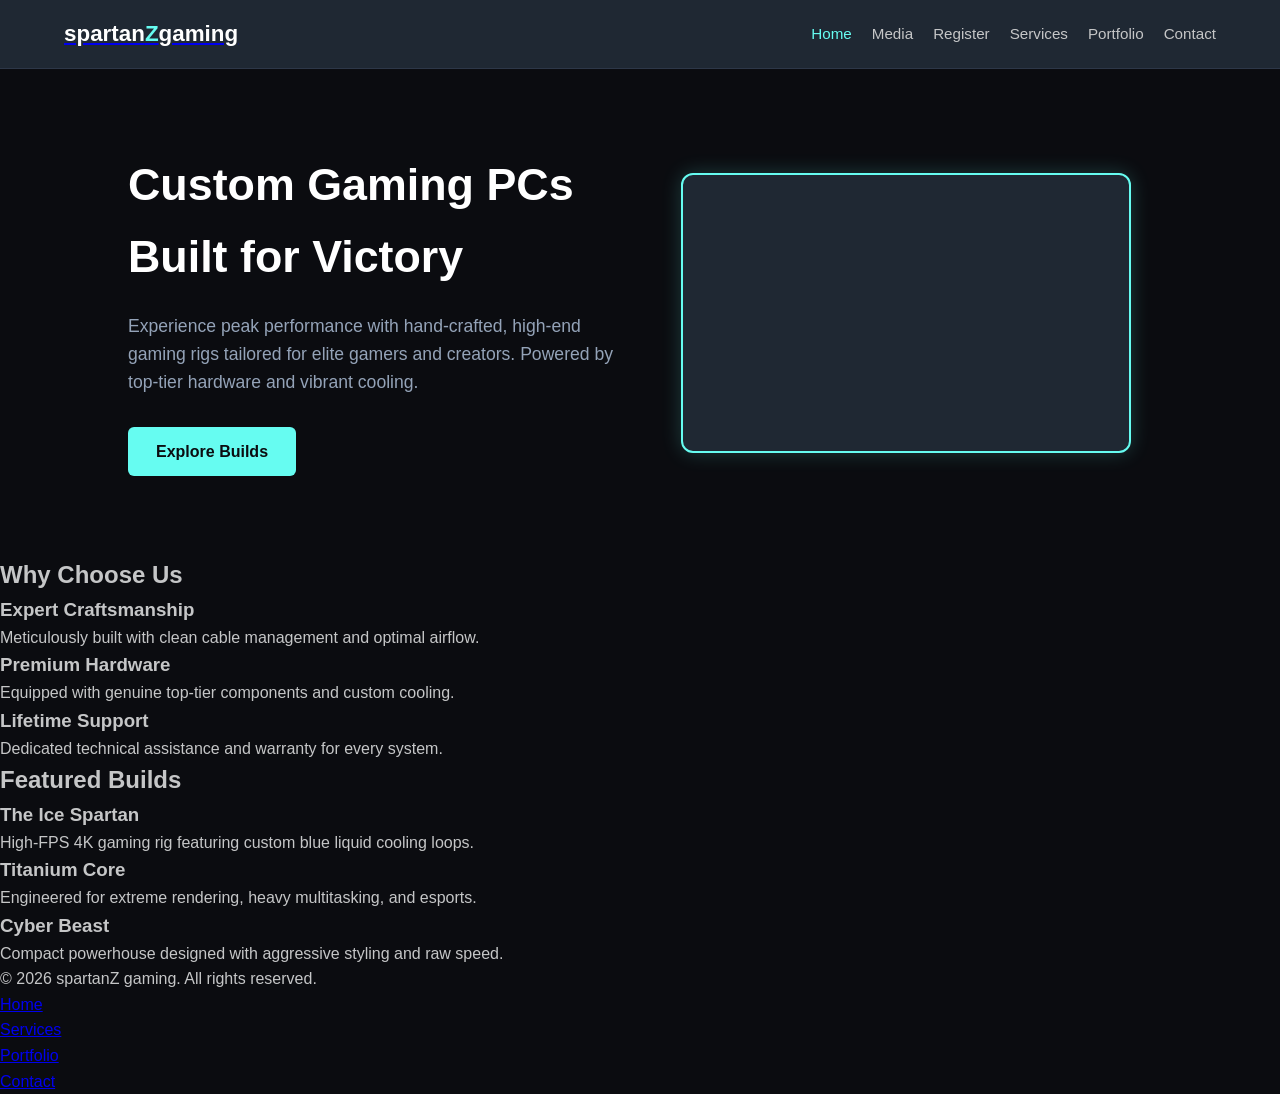
<file: index.html>
<!DOCTYPE html>
<html lang="en">
<head>
    <meta charset="UTF-8">
    <meta name="viewport" content="width=device-width, initial-scale=1.0">
    <title>spartanZ gaming Store</title>
    <link rel="stylesheet" href="style.css">
</head>
<body>
   <header class="navbar">
       <a class="demo" href="logos/logo_img.jpg" target="_blank"> <div class="logo">spartan<span>Z</span>gaming</div></a>
        <nav>
            <ul class="nav-links">
                <li><a href="index.html" class="active">Home</a></li>
                <li><a href="media.html">Media</a></li>
                <li><a href="register.html">Register</a></li>
                <li><a href="services.html">Services</a></li>
                <li><a href="portfolio.html">Portfolio</a></li>
                <li><a href="contact.html">Contact</a></li>
            </ul>
        </nav>
    </header>
<section class="hero">
        <div class="hero-content">
            <h1>Custom Gaming PCs Built for Victory</h1>
            <p>Experience peak performance with hand-crafted, high-end gaming rigs tailored for elite gamers and creators. Powered by top-tier hardware and vibrant cooling.</p>
            <a href="#" class="btn">Explore Builds</a>
        </div>
        <div class="hero-image">
            <div class="pc-mockup">
                <div class="rgb-glow">
              
               </div>
            </div>
        </div>
    </section>
<section class="features">
        <h2>Why Choose Us</h2>
        <div class="feature-grid">
            <div class="feature-box">
                <h3>Expert Craftsmanship</h3>
                <p>Meticulously built with clean cable management and optimal airflow.</p>
            </div>
            <div class="feature-box">
                <h3>Premium Hardware</h3>
                <p>Equipped with genuine top-tier components and custom cooling.</p>
            </div>
            <div class="feature-box">
                <h3>Lifetime Support</h3>
                <p>Dedicated technical assistance and warranty for every system.</p>
            </div>
        </div>
    </section>
    <section class="builds">
        <h2>Featured Builds</h2>
        <div class="builds-grid">
            <div class="build-card">
                <div class="build-img-placeholder"></div>
                <h3>The Ice Spartan</h3>
                <p>High-FPS 4K gaming rig featuring custom blue liquid cooling loops.</p>
            </div>
            <div class="build-card">
                <div class="build-img-placeholder"></div>
                <h3>Titanium Core</h3>
                <p>Engineered for extreme rendering, heavy multitasking, and esports.</p>
            </div>
            <div class="build-card">
                <div class="build-img-placeholder"></div>
                <h3>Cyber Beast</h3>
                <p>Compact powerhouse designed with aggressive styling and raw speed.</p>
            </div>
        </div>
    </section>
    <footer>
        <div class="footer-content">
            <p>&copy; 2026 spartanZ gaming. All rights reserved.</p>
            <ul class="footer-links">
                <li><a href="#">Home</a></li>
                <li><a href="#">Services</a></li>
                <li><a href="#">Portfolio</a></li>
                <li><a href="#">Contact</a></li>
            </ul>
        </div>
    </footer>


</body>
</html>
</file>
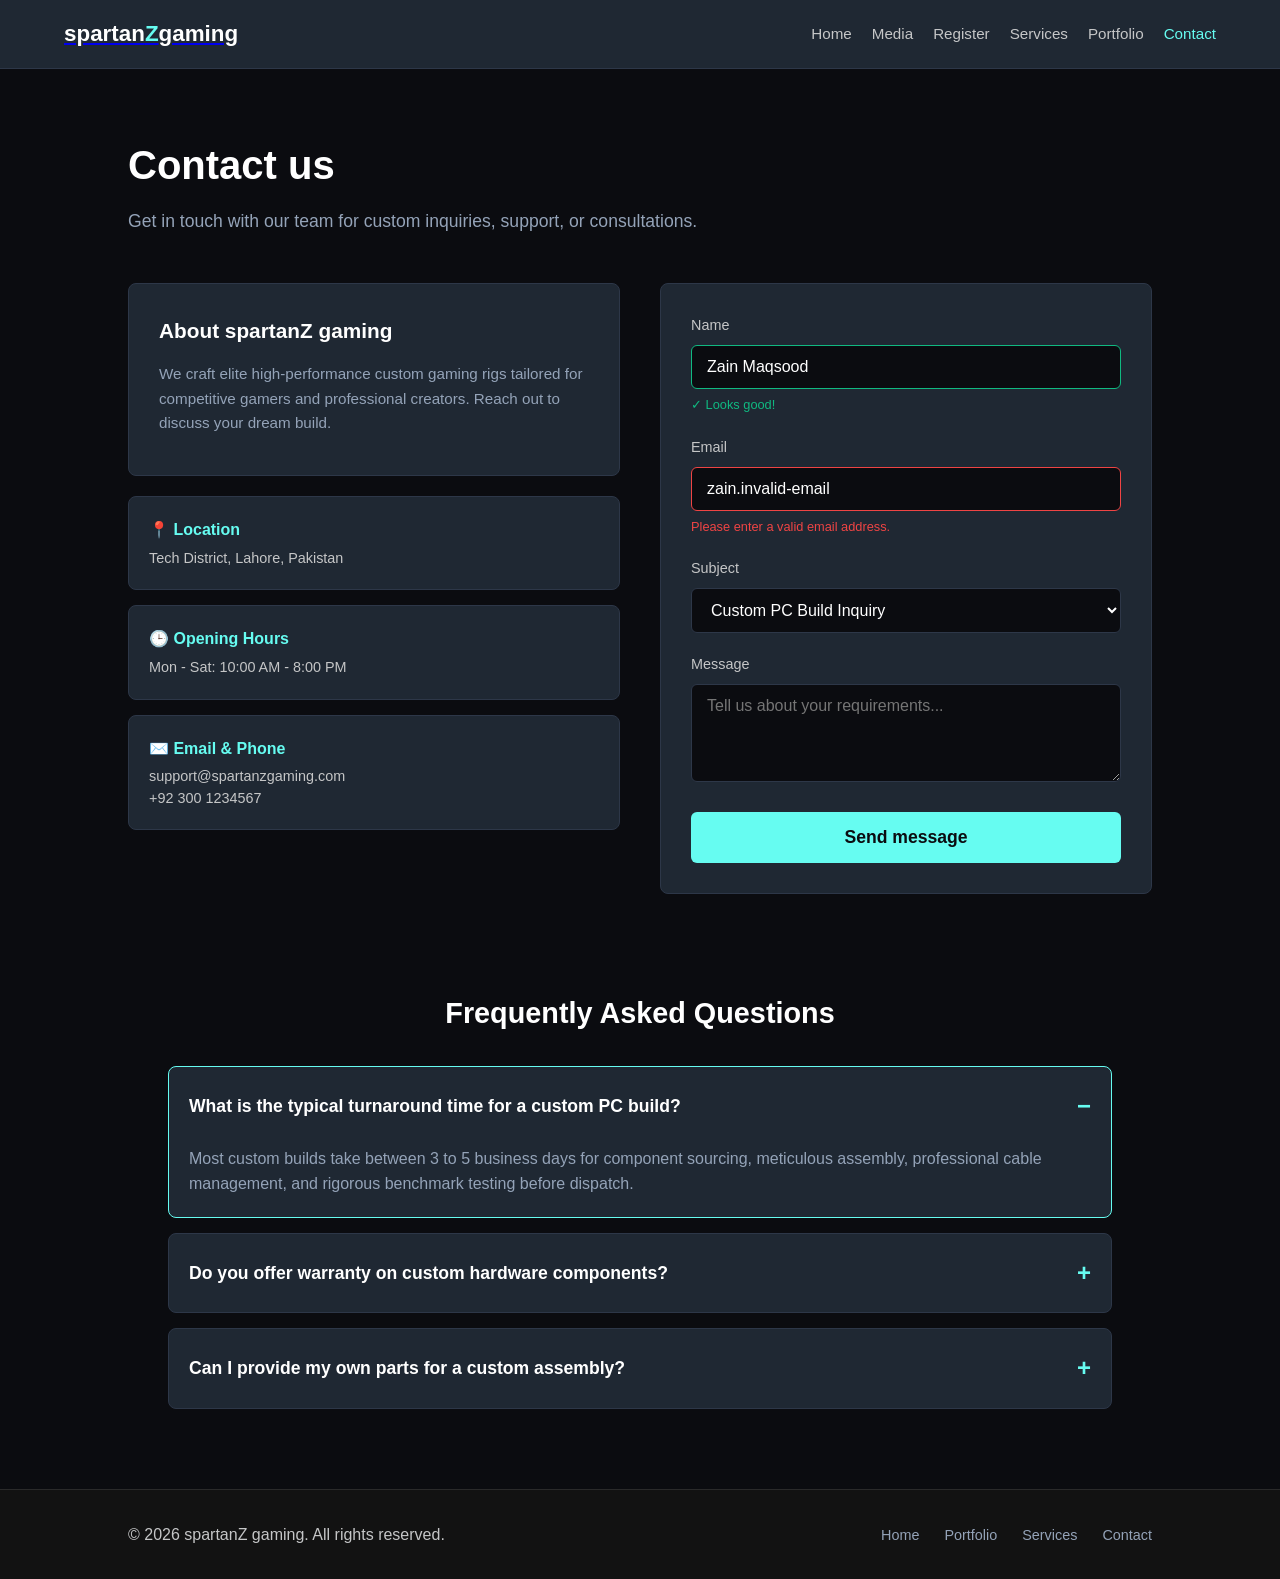
<file: contact.html>
<!DOCTYPE html>
<html lang="en">
<head>
    <meta charset="UTF-8">
    <meta name="viewport" content="width=device-width, initial-scale=1.0">
    <title>spartanZ gaming - Contact Us</title>
    <link rel="stylesheet" href="style.css">
    <link rel="stylesheet" href="contact.css">
</head>
<body>

    <header class="navbar">
      <a class="demo" href="logos/logo_img.jpg" target="_blank"> <div class="logo">spartan<span>Z</span>gaming</div></a>
        <nav>
            <ul class="nav-links">
                <li><a href="index.html">Home</a></li>
                <li><a href="media.html">Media</a></li>
                <li><a href="register.html">Register</a></li>
                <li><a href="services.html">Services</a></li>
                <li><a href="portfolio.html">Portfolio</a></li>
                <li><a href="contact.html" class="active">Contact</a></li>
            </ul>
        </nav>
    </header>

    <section class="form-header-section">
        <h1>Contact us</h1>
        <p>Get in touch with our team for custom inquiries, support, or consultations.</p>
    </section>

    <section class="contact-layout-section">
        <div class="contact-container">
            
            <div class="contact-info-col">
                <div class="info-box-about">
                    <h3>About spartanZ gaming</h3>
                    <p>We craft elite high-performance custom gaming rigs tailored for competitive gamers and professional creators. Reach out to discuss your dream build.</p>
                </div>
                
                <div class="info-blocks-grid">
                    <div class="info-card">
                        <h4>📍 Location</h4>
                        <p>Tech District, Lahore, Pakistan</p>
                    </div>
                    <div class="info-card">
                        <h4>🕒 Opening Hours</h4>
                        <p>Mon - Sat: 10:00 AM - 8:00 PM</p>
                    </div>
                    <div class="info-card">
                        <h4>✉️ Email & Phone</h4>
                        <p>support@spartanzgaming.com<br>+92 300 1234567</p>
                    </div>
                </div>
            </div>

            <div class="contact-form-col">
                <div class="form-card">
                    <form action="#" method="POST">
                        
                        <div class="form-group">
                            <label for="contact-name">Name</label>
                            <input type="text" id="contact-name" class="input-field valid" value="Zain Maqsood" placeholder="Enter your name">
                            <span class="validation-msg success-text">✓ Looks good!</span>
                        </div>

                        <div class="form-group">
                            <label for="contact-email">Email</label>
                            <input type="email" id="contact-email" class="input-field invalid" value="zain.invalid-email" placeholder="Enter your email">
                            <span class="validation-msg error-text">Please enter a valid email address.</span>
                        </div>

                        <div class="form-group">
                            <label for="contact-subject">Subject</label>
                            <select id="contact-subject" class="input-field">
                                <option value="custom-build" selected>Custom PC Build Inquiry</option>
                                <option value="hardware-upgrade">Hardware Upgrade Support</option>
                                <option value="warranty">Warranty & Repairs</option>
                                <option value="general">General Information</option>
                            </select>
                        </div>

                        <div class="form-group">
                            <label for="contact-message">Message</label>
                            <textarea id="contact-message" class="textarea-field" rows="4" placeholder="Tell us about your requirements..."></textarea>
                        </div>

                        <button type="submit" class="btn submit-btn">Send message</button>

                    </form>
                </div>
            </div>

        </div>
    </section>

    <section class="faq-section">
        <h2>Frequently Asked Questions</h2>
        <div class="faq-container">
            
            <div class="faq-item expanded">
                <div class="faq-question">
                    <span>What is the typical turnaround time for a custom PC build?</span>
                    <span class="faq-icon">−</span>
                </div>
                <div class="faq-answer">
                    <p>Most custom builds take between 3 to 5 business days for component sourcing, meticulous assembly, professional cable management, and rigorous benchmark testing before dispatch.</p>
                </div>
            </div>

            <div class="faq-item">
                <div class="faq-question">
                    <span>Do you offer warranty on custom hardware components?</span>
                    <span class="faq-icon">+</span>
                </div>
            </div>

            <div class="faq-item">
                <div class="faq-question">
                    <span>Can I provide my own parts for a custom assembly?</span>
                    <span class="faq-icon">+</span>
                </div>
            </div>

        </div>
    </section>

    <footer>
        <div class="footer-content">
            <p>&copy; 2026 spartanZ gaming. All rights reserved.</p>
            <ul class="footer-links">
                <li><a href="index.html">Home</a></li>
                <li><a href="portfolio.html">Portfolio</a></li>
                <li><a href="services.html">Services</a></li>
                <li><a href="contact.html">Contact</a></li>
            </ul>
        </div>
    </footer>

</body>
</html>
</file>
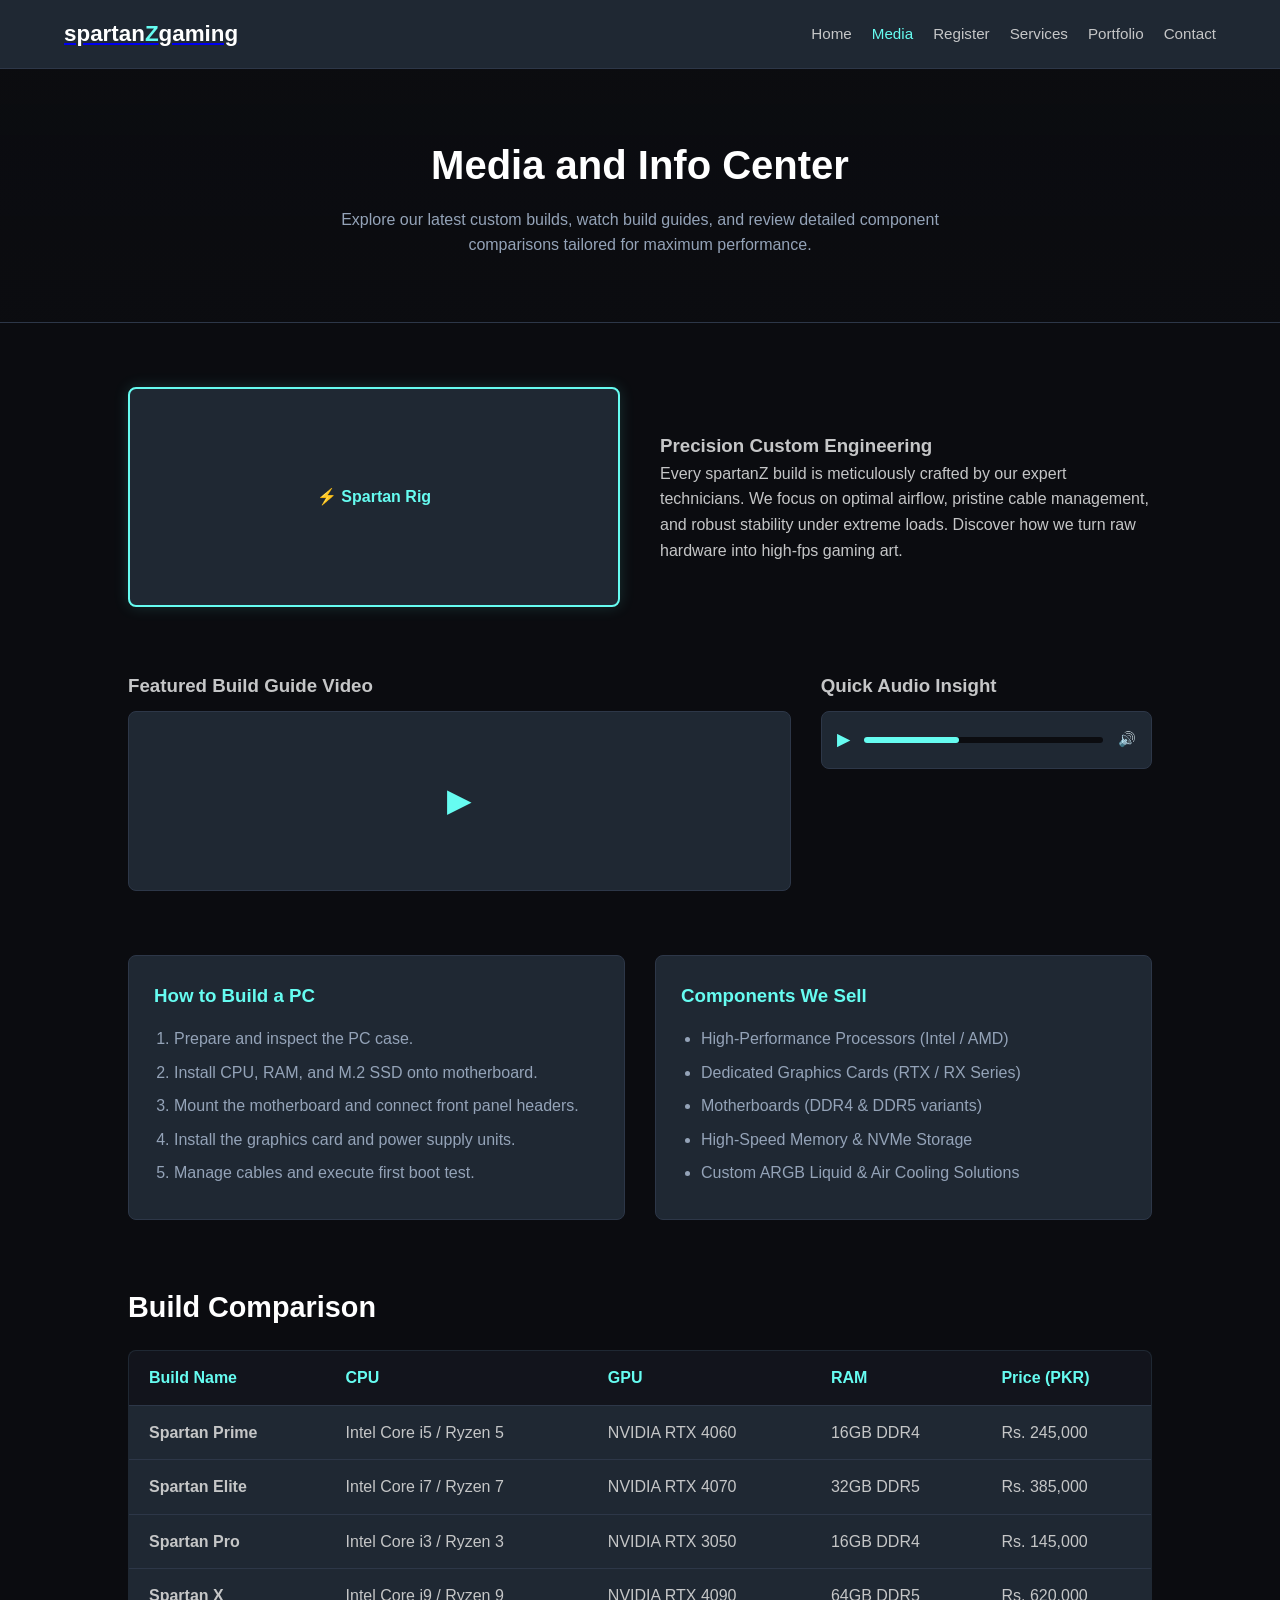
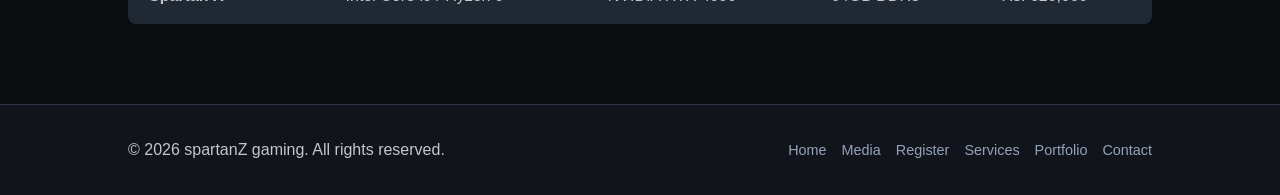
<file: media.html>
<!DOCTYPE html>
<html lang="en">
<head>
    <meta charset="UTF-8">
    <meta name="viewport" content="width=device-width, initial-scale=1.0">
    <title>spartanZ gaming - Media & Info</title>
    <link rel="stylesheet" href="media.css">
</head>
<body>

   
    <header class="navbar">
        <a class="demo" href="logos/logo_img.jpg" target="_blank"> <div class="logo">spartan<span>Z</span>gaming</div></a>

        <nav>
            <ul class="nav-links">
                <li><a href="index.html">Home</a></li>
                <li><a href="media.html" class="active">Media</a></li>
                <li><a href="register.html">Register</a></li>
                <li><a href="services.html">Services</a></li>
                <li><a href="portfolio.html">Portfolio</a></li>
                <li><a href="contact.html">Contact</a></li>
            </ul>
        </nav>
    </header>

    
    <section class="page-header">
        <h1>Media and Info Center</h1>
        <p>Explore our latest custom builds, watch build guides, and review detailed component comparisons tailored for maximum performance.</p>
    </section>

    
    <section class="media-intro">
        <div class="media-image-box">
            <div class="pc-mockup-small">
                <span>⚡ Spartan Rig</span>
            </div>
        </div>
        <div class="media-text-box">
            <h3>Precision Custom Engineering</h3>
            <p>Every spartanZ build is meticulously crafted by our expert technicians. We focus on optimal airflow, pristine cable management, and robust stability under extreme loads. Discover how we turn raw hardware into high-fps gaming art.</p>
        </div>
    </section>

    
    <section class="player-section">
        <div class="video-container">
            <h3>Featured Build Guide Video</h3>
            <div class="video-player-box">
                <div class="play-button">▶</div>
            </div>
        </div>
        <div class="audio-container">
            <h3>Quick Audio Insight</h3>
            <div class="audio-player-bar">
                <span class="play-btn-small">▶</span>
                <div class="audio-track">
                    <div class="audio-progress"></div>
                </div>
                <span class="audio-icon">🔊</span>
            </div>
        </div>
    </section>

   
    <section class="lists-section">
        <div class="list-box">
            <h3>How to Build a PC</h3>
            <ol>
                <li>Prepare and inspect the PC case.</li>
                <li>Install CPU, RAM, and M.2 SSD onto motherboard.</li>
                <li>Mount the motherboard and connect front panel headers.</li>
                <li>Install the graphics card and power supply units.</li>
                <li>Manage cables and execute first boot test.</li>
            </ol>
        </div>
        <div class="list-box">
            <h3>Components We Sell</h3>
            <ul>
                <li>High-Performance Processors (Intel / AMD)</li>
                <li>Dedicated Graphics Cards (RTX / RX Series)</li>
                <li>Motherboards (DDR4 & DDR5 variants)</li>
                <li>High-Speed Memory & NVMe Storage</li>
                <li>Custom ARGB Liquid & Air Cooling Solutions</li>
            </ul>
        </div>
    </section>

    
    <section class="table-section">
        <h2>Build Comparison</h2>
        <table class="comparison-table">
            <thead>
                <tr>
                    <th>Build Name</th>
                    <th>CPU</th>
                    <th>GPU</th>
                    <th>RAM</th>
                    <th>Price (PKR)</th>
                </tr>
            </thead>
            <tbody>
                <tr>
                    <td><strong>Spartan Prime</strong></td>
                    <td>Intel Core i5 / Ryzen 5</td>
                    <td>NVIDIA RTX 4060</td>
                    <td>16GB DDR4</td>
                    <td>Rs. 245,000</td>
                </tr>
                <tr>
                    <td><strong>Spartan Elite</strong></td>
                    <td>Intel Core i7 / Ryzen 7</td>
                    <td>NVIDIA RTX 4070</td>
                    <td>32GB DDR5</td>
                    <td>Rs. 385,000</td>
                </tr>
                <tr>
                    <td><strong>Spartan Pro</strong></td>
                    <td>Intel Core i3 / Ryzen 3</td>
                    <td>NVIDIA RTX 3050</td>
                    <td>16GB DDR4</td>
                    <td>Rs. 145,000</td>
                </tr>
                <tr>
                    <td><strong>Spartan X</strong></td>
                    <td>Intel Core i9 / Ryzen 9</td>
                    <td>NVIDIA RTX 4090</td>
                    <td>64GB DDR5</td>
                    <td>Rs. 620,000</td>
                </tr>
            </tbody>
        </table>
    </section>

    
    <footer>
        <div class="footer-content">
            <p>&copy; 2026 spartanZ gaming. All rights reserved.</p>
            <ul class="footer-links">
                <li><a href="index.html">Home</a></li>
                <li><a href="media.html">Media</a></li>
                <li><a href="#">Register</a></li>
                <li><a href="#">Services</a></li>
                <li><a href="#">Portfolio</a></li>
                <li><a href="#">Contact</a></li>
            </ul>
        </div>
    </footer>

</body>
</html>
</file>
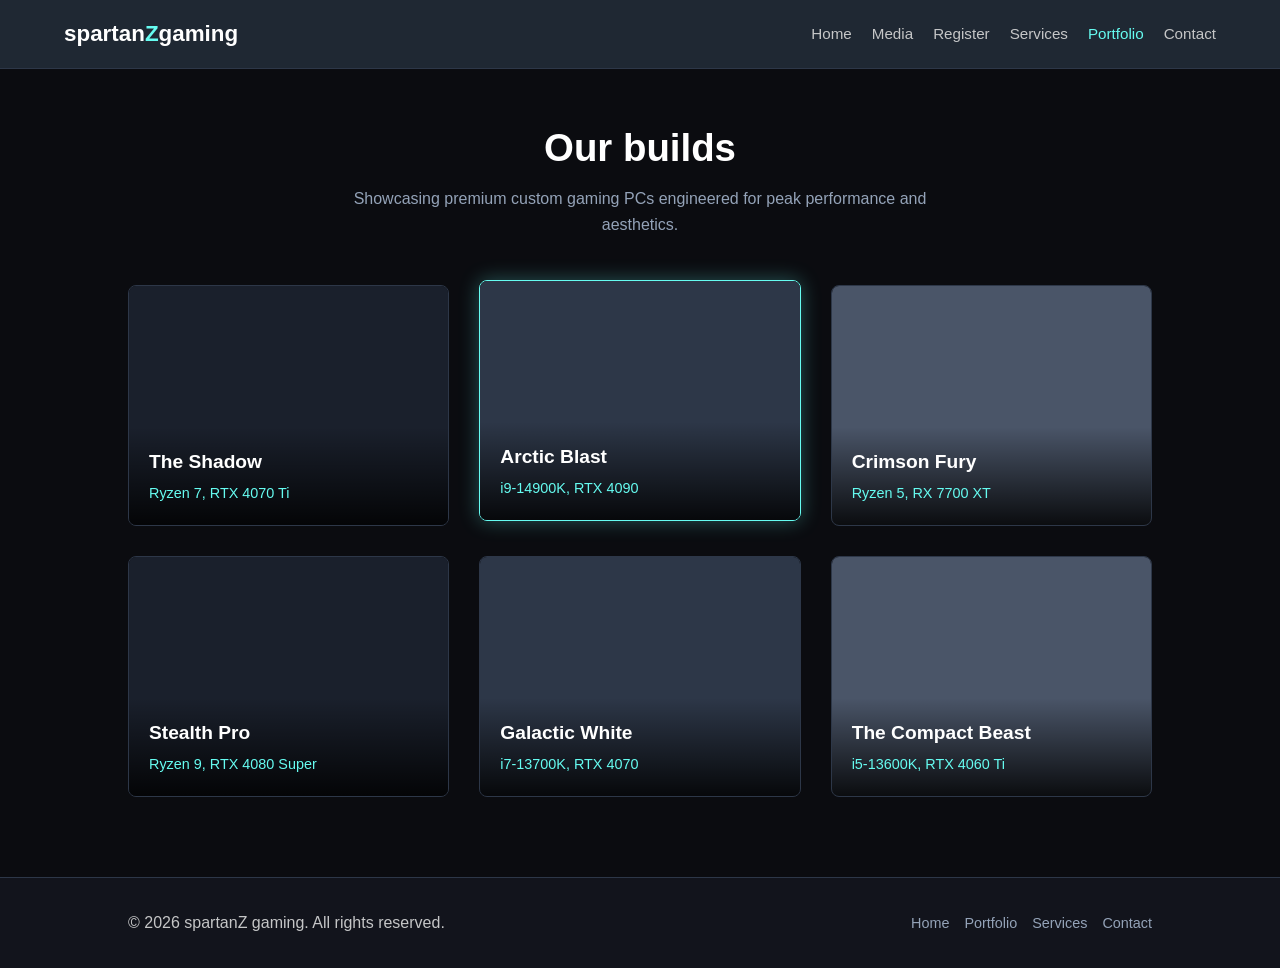
<file: portfolio.html>
<!DOCTYPE html>
<html lang="en">
<head>
    <meta charset="UTF-8">
    <meta name="viewport" content="width=device-width, initial-scale=1.0">
    <title>spartanZ gaming - Our Builds Portfolio</title>
    <link rel="stylesheet" href="portfolio.css">
</head>
<body>

    <header class="navbar">
        <a class="demo" href="logos/logo_img.jpg" target="_blank"> <div class="logo">spartan<span>Z</span>gaming</div></a>

        <nav>
            <ul class="nav-links">
                <li><a href="index.html">Home</a></li>
                <li><a href="media.html">Media</a></li>
                <li><a href="register.html">Register</a></li>
                <li><a href="services.html">Services</a></li>
                <li><a href="portfolio.html" class="active">Portfolio</a></li>
                <li><a href="contact.html">Contact</a></li>
            </ul>
        </nav>
    </header>

    <section class="portfolio-header-section">
        <h1>Our builds</h1>
        <p>Showcasing premium custom gaming PCs engineered for peak performance and aesthetics.</p>
    </section>

    <section class="portfolio-section">
        <div class="portfolio-grid">
            
            <div class="portfolio-tile">
                <div class="tile-img-placeholder build-1"></div>
                <div class="tile-overlay">
                    <h3>The Shadow</h3>
                    <p>Ryzen 7, RTX 4070 Ti</p>
                </div>
            </div>

            <div class="portfolio-tile hovered-tile">
                <div class="tile-img-placeholder build-2"></div>
                <div class="tile-overlay">
                    <h3>Arctic Blast</h3>
                    <p>i9-14900K, RTX 4090</p>
                </div>
            </div>

            <div class="portfolio-tile">
                <div class="tile-img-placeholder build-3"></div>
                <div class="tile-overlay">
                    <h3>Crimson Fury</h3>
                    <p>Ryzen 5, RX 7700 XT</p>
                </div>
            </div>

            <div class="portfolio-tile">
                <div class="tile-img-placeholder build-4"></div>
                <div class="tile-overlay">
                    <h3>Stealth Pro</h3>
                    <p>Ryzen 9, RTX 4080 Super</p>
                </div>
            </div>

            <div class="portfolio-tile">
                <div class="tile-img-placeholder build-5"></div>
                <div class="tile-overlay">
                    <h3>Galactic White</h3>
                    <p>i7-13700K, RTX 4070</p>
                </div>
            </div>

            <div class="portfolio-tile">
                <div class="tile-img-placeholder build-6"></div>
                <div class="tile-overlay">
                    <h3>The Compact Beast</h3>
                    <p>i5-13600K, RTX 4060 Ti</p>
                </div>
            </div>

        </div>
    </section>

    <footer>
        <div class="footer-content">
            <p>&copy; 2026 spartanZ gaming. All rights reserved.</p>
            <ul class="footer-links">
                <li><a href="index.html">Home</a></li>
                <li><a href="portfolio.html">Portfolio</a></li>
                <li><a href="#">Services</a></li>
                <li><a href="#">Contact</a></li>
            </ul>
        </div>
    </footer>

</body>
</html>
</file>
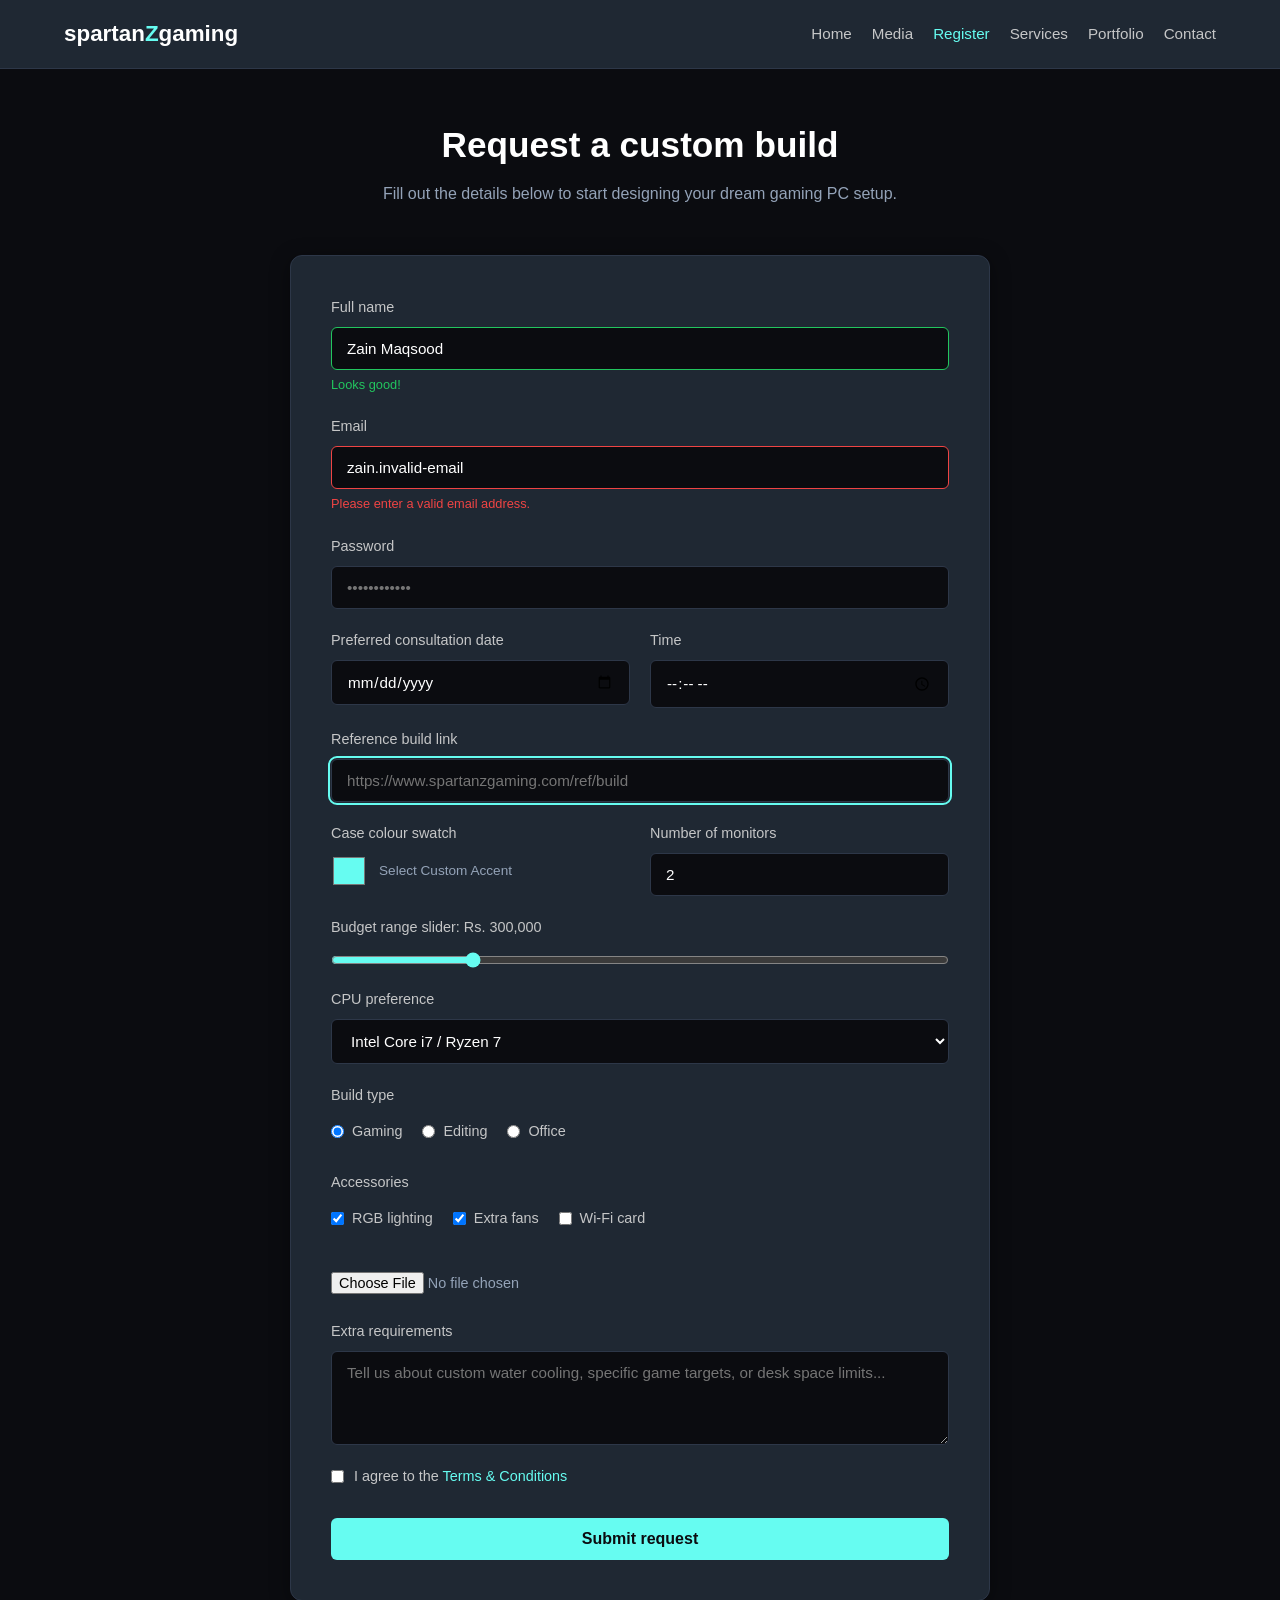
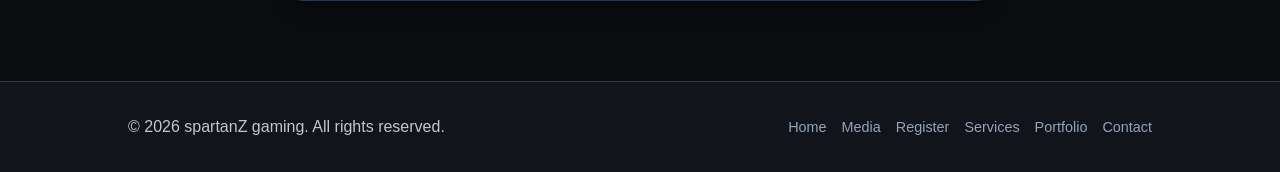
<file: register.html>
<!DOCTYPE html>
<html lang="en">
<head>
    <meta charset="UTF-8">
    <meta name="viewport" content="width=device-width, initial-scale=1.0">
    <title>spartanZ gaming - Request a Custom Build</title>
    <link rel="stylesheet" href="register.css">
</head>
<body>

   <header class="navbar">
        <a class="demo" href="logos/logo_img.jpg" target="_blank"> <div class="logo">spartan<span>Z</span>gaming</div></a>

        <nav>
            <ul class="nav-links">
                <li><a href="index.html">Home</a></li>
                <li><a href="media.html">Media</a></li>
                <li><a href="register.html" class="active underline-link">Register</a></li>
                <li><a href="services.html">Services</a></li>
                <li><a href="portfolio.html">Portfolio</a></li>
                <li><a href="contact.html">Contact</a></li>
            </ul>
        </nav>
    </header>
    
    <section class="form-header-section">
        <h1>Request a custom build</h1>
        <p>Fill out the details below to start designing your dream gaming PC setup.</p>
    </section>

    
    <section class="form-section">
        <div class="form-card">
            <form action="#" method="POST">
                
               
                <div class="form-group">
                    <label for="fullname">Full name</label>
                    <input type="text" id="fullname" class="input-field valid" value="Zain Maqsood" placeholder="Enter your full name">
                    <span class="validation-msg success-text">Looks good!</span>
                </div>

                
                <div class="form-group">
                    <label for="email">Email</label>
                    <input type="email" id="email" class="input-field invalid" value="zain.invalid-email" placeholder="Enter your email">
                    <span class="validation-msg error-text">Please enter a valid email address.</span>
                </div>

                
                <div class="form-group">
                    <label for="password">Password</label>
                    <input type="password" id="password" class="input-field" placeholder="••••••••••••">
                </div>

                
                <div class="form-row">
                    <div class="form-group">
                        <label for="date">Preferred consultation date</label>
                        <input type="date" id="date" class="input-field">
                    </div>
                    <div class="form-group">
                        <label for="time">Time</label>
                        <input type="time" id="time" class="input-field">
                    </div>
                </div>

                
                <div class="form-group">
                    <label for="ref-link">Reference build link</label>
                    <input type="url" id="ref-link" class="input-field focus-outline" placeholder="https://www.spartanzgaming.com/ref/build">
                </div>

                
                <div class="form-row">
                    <div class="form-group">
                        <label>Case colour swatch</label>
                        <div class="color-swatches">
                            <input type="color" id="color-picker" value="#66fcf1">
                            <span class="color-label">Select Custom Accent</span>
                        </div>
                    </div>
                    <div class="form-group">
                        <label for="monitors">Number of monitors</label>
                        <input type="number" id="monitors" class="input-field" min="1" max="5" value="2">
                    </div>
                </div>

                
                <div class="form-group">
                    <label for="budget">Budget range slider: <span id="budget-val">Rs. 300,000</span></label>
                    <input type="range" id="budget" class="range-slider" min="100000" max="1000000" step="25000" value="300000" oninput="document.getElementById('budget-val').innerText = 'Rs. ' + Number(this.value).toLocaleString()">
                </div>

                
                <div class="form-group">
                    <label for="cpu">CPU preference</label>
                    <select id="cpu" class="input-field">
                        <option value="i5">Intel Core i5 / Ryzen 5</option>
                        <option value="i7" selected>Intel Core i7 / Ryzen 7</option>
                        <option value="i9">Intel Core i9 / Ryzen 9</option>
                    </select>
                </div>

                
                <div class="form-group">
                    <label>Build type</label>
                    <div class="radio-group">
                        <label><input type="radio" name="build-type" checked> Gaming</label>
                        <label><input type="radio" name="build-type"> Editing</label>
                        <label><input type="radio" name="build-type"> Office</label>
                    </div>
                </div>

                
                <div class="form-group">
                    <label>Accessories</label>
                    <div class="checkbox-group">
                        <label><input type="checkbox" checked> RGB lighting</label>
                        <label><input type="checkbox" checked> Extra fans</label>
                        <label><input type="checkbox"> Wi-Fi card</label>
                    </div>
                </div>

                
                <div class="form-group">
                    <label for="file-upload"></label>
                    <input type="file" id="file-upload" class="file-input">
                </div>

               
                <div class="form-group">
                    <label for="requirements">Extra requirements</label>
                    <textarea id="requirements" class="textarea-field" rows="4" placeholder="Tell us about custom water cooling, specific game targets, or desk space limits..."></textarea>
                </div>

                
                <div class="form-group checkbox-row">
                    <input type="checkbox" id="terms" required>
                    <label for="terms">I agree to the <a href="#" class="accent-link">Terms & Conditions</a></label>
                </div>

                
                <button type="submit" class="btn submit-btn">Submit request</button>

            </form>
        </div>
    </section>

    
    <footer>
        <div class="footer-content">
            <p>&copy; 2026 spartanZ gaming. All rights reserved.</p>
            <ul class="footer-links">
                <li><a href="index.html">Home</a></li>
                <li><a href="media.html">Media</a></li>
                <li><a href="register.html">Register</a></li>
                <li><a href="#">Services</a></li>
                <li><a href="#">Portfolio</a></li>
                <li><a href="#">Contact</a></li>
            </ul>
        </div>
    </footer>

</body>
</html>
</file>
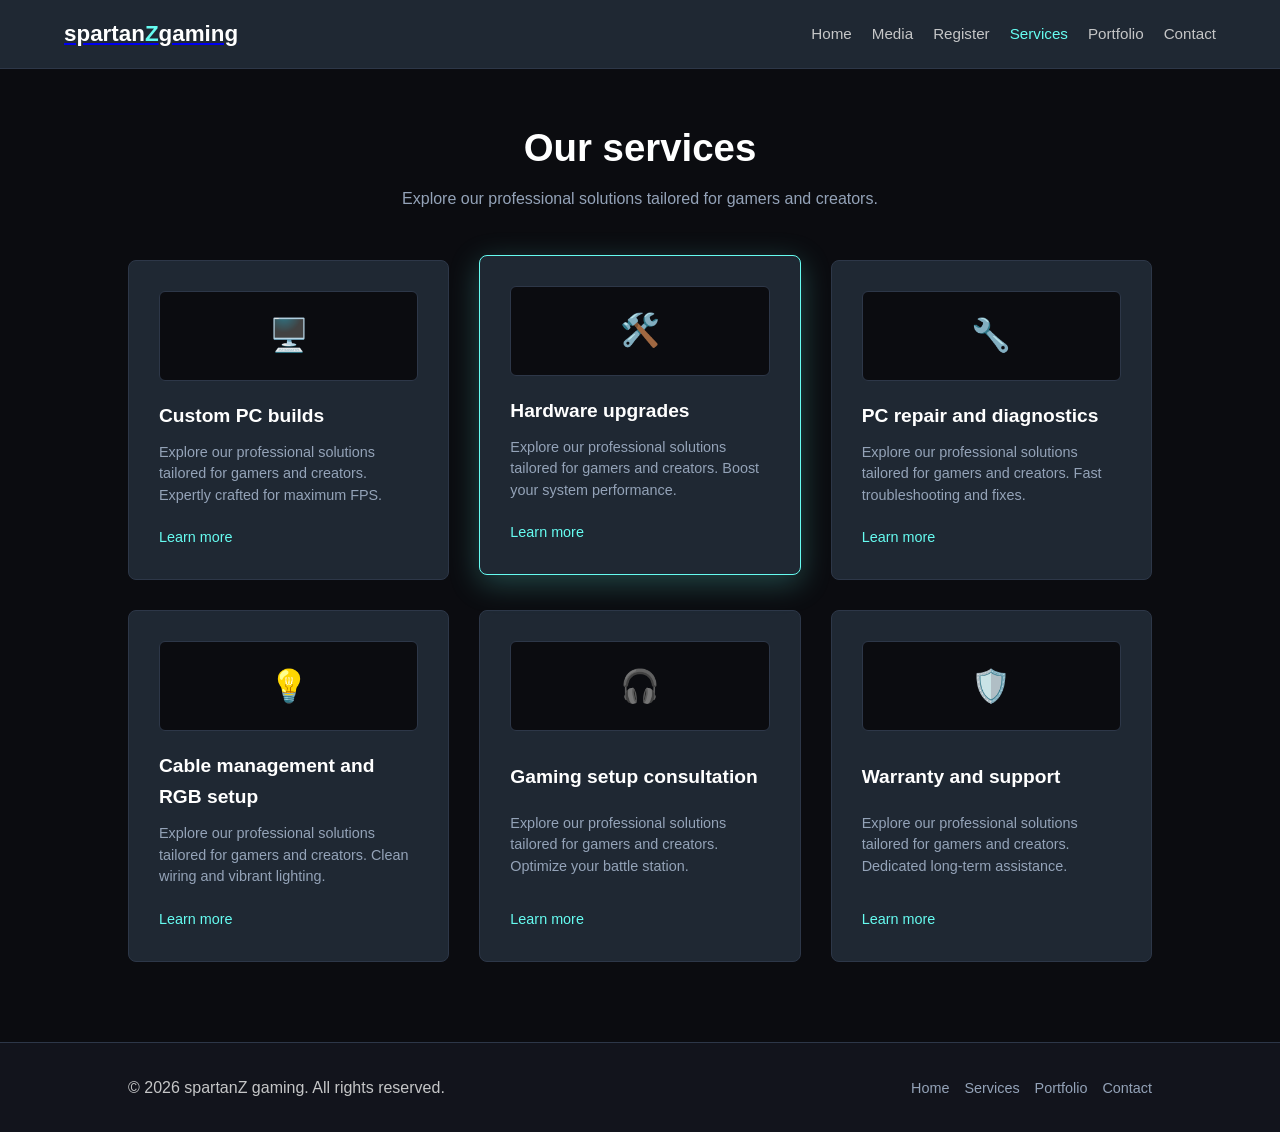
<file: services.html>
<!DOCTYPE html>
<html lang="en">
<head>
    <meta charset="UTF-8">
    <meta name="viewport" content="width=device-width, initial-scale=1.0">
    <title>spartanZ gaming - Our Services</title>
    <link rel="stylesheet" href="services.css">
</head>
<body>
    <header class="navbar">
        <a class="demo" href="logos/logo_img.jpg" target="_blank"> <div class="logo">spartan<span>Z</span>gaming</div></a>

        <nav>
            <ul class="nav-links">
                <li><a href="index.html">Home</a></li>
                <li><a href="media.html">Media</a></li>
                <li><a href="register.html">Register</a></li>
                <li><a href="services.html" class="active">Services</a></li>
                <li><a href="portfolio.html">Portfolio</a></li>
                <li><a href="contact.html">Contact</a></li>
            </ul>
        </nav>
    </header>

    <section class="services-header-section">
        <h1>Our services</h1>
        <p>Explore our professional solutions tailored for gamers and creators.</p>
    </section>

    <section class="services-section">
        <div class="services-grid">
            
            <div class="service-card">
                <div class="service-img-placeholder">🖥️</div>
                <h3>Custom PC builds</h3>
                <p>Explore our professional solutions tailored for gamers and creators. Expertly crafted for maximum FPS.</p>
                <a href="#" class="service-link">Learn more</a>
            </div>

            <div class="service-card hovered-card">
                <div class="service-img-placeholder">🛠️</div>
                <h3>Hardware upgrades</h3>
                <p>Explore our professional solutions tailored for gamers and creators. Boost your system performance.</p>
                <a href="#" class="service-link">Learn more</a>
            </div>

            <div class="service-card">
                <div class="service-img-placeholder">🔧</div>
                <h3>PC repair and diagnostics</h3>
                <p>Explore our professional solutions tailored for gamers and creators. Fast troubleshooting and fixes.</p>
                <a href="#" class="service-link">Learn more</a>
            </div>

            <div class="service-card">
                <div class="service-img-placeholder">💡</div>
                <h3>Cable management and RGB setup</h3>
                <p>Explore our professional solutions tailored for gamers and creators. Clean wiring and vibrant lighting.</p>
                <a href="#" class="service-link">Learn more</a>
            </div>

            <div class="service-card">
                <div class="service-img-placeholder">🎧</div>
                <h3>Gaming setup consultation</h3>
                <p>Explore our professional solutions tailored for gamers and creators. Optimize your battle station.</p>
                <a href="#" class="service-link">Learn more</a>
            </div>

            <div class="service-card">
                <div class="service-img-placeholder">🛡️</div>
                <h3>Warranty and support</h3>
                <p>Explore our professional solutions tailored for gamers and creators. Dedicated long-term assistance.</p>
                <a href="#" class="service-link">Learn more</a>
            </div>

        </div>
    </section>

    <footer>
        <div class="footer-content">
            <p>&copy; 2026 spartanZ gaming. All rights reserved.</p>
            <ul class="footer-links">
                <li><a href="index.html">Home</a></li>
                <li><a href="services.html">Services</a></li>
                <li><a href="#">Portfolio</a></li>
                <li><a href="#">Contact</a></li>
            </ul>
        </div>
    </footer>

</body>
</html>
</file>
<file: style.css>
* {
    margin: 0;
    padding: 0;
    box-sizing: border-box;
    font-family: -apple-system, BlinkMacSystemFont, "Segoe UI", Roboto, sans-serif;
}

body {
    background-color: #0b0c10;
    color: #c5c6c7;
    line-height: 1.6;
}

.navbar {
    display: flex;
    justify-content: space-between;
    align-items: center;
    background-color: #1f2833;
    padding: 1rem 5%;
    border-bottom: 1px solid #2d3748;
}

.logo {
    font-size: 1.4rem;
    font-weight: bold;
    color: #ffffff;
}

.logo span {
    color: #66fcf1;
}

.nav-links {
    list-style: none;
    display: flex;
    gap: 20px;
}

.nav-links a {
    text-decoration: none;
    color: #c5c6c7;
    font-size: 0.95rem;
    transition: color 0.3s ease;
}

.nav-links a:hover, .nav-links a.active {
    color: #66fcf1;
}
.hero {
    display: flex;
    align-items: center;
    justify-content: space-between;
    padding: 5rem 10%;
    gap: 40px;
}

.hero-content {
    flex: 1;
}

.hero-content h1 {
    font-size: 2.8rem;
    color: #ffffff;
    margin-bottom: 20px;
}

.hero-content p {
    font-size: 1.1rem;
    margin-bottom: 30px;
    color: #94a3b8;
}

.btn {
    display: inline-block;
    background-color: #66fcf1;
    color: #0b0c10;
    padding: 12px 28px;
    border-radius: 6px;
    text-decoration: none;
    font-weight: bold;
    transition: background 0.3s ease;
}

.btn:hover {
    background-color: #45a29e;
}

.hero-image {
    flex: 1;
    display: flex;
    justify-content: center;
}

.pc-mockup {
    width: 100%;
    max-width: 450px;
    height: 280px;
    background: #1f2833;
    border: 2px solid #66fcf1;
    border-radius: 12px;
    display: flex;
    flex-direction: column;
    align-items: center;
    justify-content: center;
    position: relative;
    box-shadow: 0 0 20px rgba(102, 252, 241, 0.2);
}

.pc-mockup p {
    color: #66fcf1;
    font-weight: 500;
}
</file>
<file: contact.css>
* {
    margin: 0;
    padding: 0;
    box-sizing: border-box;
    font-family: -apple-system, BlinkMacSystemFont, "Segoe UI", Roboto, Helvetica, Arial, sans-serif;
}

body {
    background-color: #0b0c10;
    color: #c5c6c7;
    line-height: 1.6;
}

.form-header-section {
    padding: 4rem 10% 1rem 10%;
    text-align: left;
}

.form-header-section h1 {
    font-size: 2.5rem;
    color: #ffffff;
    margin-bottom: 10px;
}

.form-header-section p {
    color: #94a3b8;
    font-size: 1.1rem;
    max-width: 600px;
}

.contact-layout-section {
    padding: 2rem 10% 4rem 10%;
    display: flex;
    justify-content: center;
    width: 100%;
}

.contact-container {
    display: grid;
    grid-template-columns: 1fr 1fr;
    gap: 40px;
    width: 100%;
    max-width: 1200px;
}

.contact-info-col {
    display: flex;
    flex-direction: column;
    gap: 20px;
}

.info-box-about {
    background-color: #1f2833;
    border: 1px solid #2d3748;
    border-radius: 8px;
    padding: 30px;
}

.info-box-about h3 {
    color: #ffffff;
    font-size: 1.3rem;
    margin-bottom: 15px;
}

.info-box-about p {
    color: #94a3b8;
    font-size: 0.95rem;
    margin-bottom: 10px;
}

.info-blocks-grid {
    display: flex;
    flex-direction: column;
    gap: 15px;
}

.info-card {
    background-color: #1f2833;
    border: 1px solid #2d3748;
    border-radius: 8px;
    padding: 20px;
}

.info-card h4 {
    color: #66fcf1;
    font-size: 1rem;
    margin-bottom: 5px;
}

.info-card p {
    color: #c5c6c7;
    font-size: 0.9rem;
    line-height: 1.5;
}

.contact-form-col {
    display: flex;
    flex-direction: column;
}

.form-card {
    background-color: #1f2833;
    border: 1px solid #2d3748;
    border-radius: 8px;
    padding: 30px;
    height: 100%;
}

.form-group {
    margin-bottom: 20px;
    display: flex;
    flex-direction: column;
}

.form-group label {
    font-size: 0.9rem;
    color: #c5c6c7;
    margin-bottom: 8px;
    font-weight: 500;
}

.input-field, .textarea-field, select.input-field {
    background-color: #0b0c10;
    border: 1px solid #2d3748;
    border-radius: 6px;
    padding: 12px 15px;
    color: #ffffff;
    font-size: 1rem;
    width: 100%;
    outline: none;
    transition: border-color 0.3s ease;
}

.input-field:focus, .textarea-field:focus {
    border-color: #66fcf1;
}

.input-field.valid {
    border-color: #10b981;
}

.input-field.invalid {
    border-color: #ef4444;
}

.validation-msg {
    font-size: 0.8rem;
    margin-top: 6px;
    display: none;
}

.input-field.valid + .validation-msg.success-text {
    display: block;
    color: #10b981;
}

.input-field.invalid + .validation-msg.error-text {
    display: block;
    color: #ef4444;
}

.submit-btn {
    width: 100%;
    background-color: #66fcf1;
    color: #0b0c10;
    padding: 15px;
    border: none;
    border-radius: 6px;
    font-size: 1.1rem;
    font-weight: 700;
    cursor: pointer;
    transition: background-color 0.3s ease;
    margin-top: 10px;
}

.submit-btn:hover {
    background-color: #45a29e;
}

.faq-section {
    padding: 2rem 10% 5rem 10%;
    max-width: 1200px;
    margin: 0 auto;
    width: 100%;
}

.faq-section h2 {
    color: #ffffff;
    font-size: 1.8rem;
    margin-bottom: 30px;
    text-align: center;
}

.faq-container {
    display: flex;
    flex-direction: column;
    gap: 15px;
}

.faq-item {
    background-color: #1f2833;
    border: 1px solid #2d3748;
    border-radius: 8px;
    overflow: hidden;
    transition: border-color 0.3s ease;
}

.faq-item.expanded {
    border-color: #66fcf1;
}

.faq-question {
    padding: 20px;
    display: flex;
    justify-content: space-between;
    align-items: center;
    cursor: pointer;
    color: #ffffff;
    font-weight: 600;
    font-size: 1.1rem;
}

.faq-icon {
    color: #66fcf1;
    font-size: 1.5rem;
    font-weight: 700;
}

.faq-answer {
    padding: 0 20px 20px 20px;
    color: #94a3b8;
    font-size: 1rem;
    line-height: 1.6;
    display: none;
}

.faq-item.expanded .faq-answer {
    display: block;
}

footer {
    background-color: #121212;
    border-top: 1px solid #2a2a2a;
    padding: 2rem 10%;
    margin-top: auto;
}

.footer-content {
    display: flex;
    justify-content: space-between;
    align-items: center;
}

.footer-links {
    list-style: none;
    display: flex;
    gap: 25px;
}

.footer-links a {
    text-decoration: none;
    color: #94a3b8;
    font-size: 0.9rem;
}

.footer-links a:hover {
    color: #66fcf1;
}

@media (max-width: 900px) {
    .contact-container {
        grid-template-columns: 1fr;
    }
}
</file>
<file: media.css>
/* --- Global Reset & Base Styles --- */
* {
    margin: 0;
    padding: 0;
    box-sizing: border-box;
    font-family: -apple-system, BlinkMacSystemFont, "Segoe UI", Roboto, sans-serif;
}

body {
    background-color: #0b0c10;
    color: #c5c6c7;
    line-height: 1.6;
}

/* --- 1. Navbar --- */
.navbar {
    display: flex;
    justify-content: space-between;
    align-items: center;
    background-color: #1f2833;
    padding: 1rem 5%;
    border-bottom: 1px solid #2d3748;
}

.logo {
    font-size: 1.4rem;
    font-weight: bold;
    color: #ffffff;
}

.logo span {
    color: #66fcf1;
}

.nav-links {
    list-style: none;
    display: flex;
    gap: 20px;
}

.nav-links a {
    text-decoration: none;
    color: #c5c6c7;
    font-size: 0.95rem;
    transition: color 0.3s ease;
}

.nav-links a:hover, .nav-links a.active {
    color: #66fcf1;
}

/* --- 2. Home Hero Section --- */
.hero {
    display: flex;
    align-items: center;
    justify-content: space-between;
    padding: 5rem 10%;
    gap: 40px;
}

.hero-content {
    flex: 1;
}

.hero-content h1 {
    font-size: 2.8rem;
    color: #ffffff;
    margin-bottom: 20px;
}

.hero-content p {
    font-size: 1.1rem;
    margin-bottom: 30px;
    color: #94a3b8;
}

.btn {
    display: inline-block;
    background-color: #66fcf1;
    color: #0b0c10;
    padding: 12px 28px;
    border-radius: 6px;
    text-decoration: none;
    font-weight: bold;
    transition: background 0.3s ease;
}

.btn:hover {
    background-color: #45a29e;
}

.hero-image {
    flex: 1;
    display: flex;
    justify-content: center;
}

.pc-mockup {
    width: 100%;
    max-width: 450px;
    height: 280px;
    background: #1f2833;
    border: 2px solid #66fcf1;
    border-radius: 12px;
    display: flex;
    flex-direction: column;
    align-items: center;
    justify-content: center;
    position: relative;
    box-shadow: 0 0 20px rgba(102, 252, 241, 0.2);
}

.pc-mockup p {
    color: #66fcf1;
    font-weight: 500;
}

/* --- Features & Builds Sections (Home) --- */
.features, .builds {
    padding: 4rem 10%;
    text-align: center;
    background-color: #12141c;
}

.features h2, .builds h2 {
    font-size: 2rem;
    color: #ffffff;
    margin-bottom: 40px;
}

.feature-grid, .builds-grid {
    display: grid;
    grid-template-columns: repeat(3, 1fr);
    gap: 20px;
}

.feature-box, .build-card {
    background: #1f2833;
    padding: 30px;
    border-radius: 8px;
    border: 1px solid #2d3748;
    text-align: left;
}

.feature-box h3 {
    color: #66fcf1;
    margin-bottom: 10px;
}

/* --- Media Page Specific Styles --- */
.page-header {
    background: linear-gradient(rgba(11,12,16,0.85), rgba(11,12,16,0.95)), url('https://images.unsplash.com/photo-1587202372775-e229f172b9d7?auto=format&fit=crop&w=1200&q=80') no-repeat center center/cover;
    padding: 4rem 10%;
    text-align: center;
    border-bottom: 1px solid #2d3748;
}

.page-header h1 {
    font-size: 2.5rem;
    color: #ffffff;
    margin-bottom: 10px;
}

.page-header p {
    color: #94a3b8;
    max-width: 600px;
    margin: 0 auto;
}

.media-intro {
    display: flex;
    align-items: center;
    gap: 40px;
    padding: 4rem 10%;
}

.media-image-box, .media-text-box {
    flex: 1;
}

.pc-mockup-small {
    height: 220px;
    background: #1f2833;
    border: 2px solid #66fcf1;
    border-radius: 8px;
    display: flex;
    align-items: center;
    justify-content: center;
    color: #66fcf1;
    font-weight: bold;
    box-shadow: 0 0 15px rgba(102, 252, 241, 0.15);
}

.player-section {
    display: grid;
    grid-template-columns: 2fr 1fr;
    gap: 30px;
    padding: 0 10% 4rem 10%;
}

.video-player-box {
    height: 180px;
    background: #1f2833;
    border: 1px solid #2d3748;
    border-radius: 8px;
    display: flex;
    align-items: center;
    justify-content: center;
    margin-top: 10px;
}

.play-button {
    font-size: 2rem;
    color: #66fcf1;
    cursor: pointer;
}

.audio-player-bar {
    display: flex;
    align-items: center;
    gap: 15px;
    background: #1f2833;
    padding: 15px;
    border: 1px solid #2d3748;
    border-radius: 8px;
    margin-top: 10px;
}

.play-btn-small {
    color: #66fcf1;
    font-weight: bold;
    cursor: pointer;
}

.audio-track {
    flex: 1;
    height: 6px;
    background: #0b0c10;
    border-radius: 3px;
    position: relative;
}

.audio-progress {
    width: 40%;
    height: 100%;
    background: #66fcf1;
    border-radius: 3px;
}

.audio-icon {
    font-size: 0.9rem;
}

.lists-section {
    display: grid;
    grid-template-columns: 1fr 1fr;
    gap: 30px;
    padding: 0 10% 4rem 10%;
}

.list-box {
    background: #1f2833;
    padding: 25px;
    border-radius: 8px;
    border: 1px solid #2d3748;
}

.list-box h3 {
    color: #66fcf1;
    margin-bottom: 15px;
}

.list-box ol, .list-box ul {
    padding-left: 20px;
    color: #94a3b8;
}

.list-box li {
    margin-bottom: 8px;
}

.table-section {
    padding: 0 10% 5rem 10%;
}

.table-section h2 {
    color: #ffffff;
    margin-bottom: 20px;
    font-size: 1.8rem;
}

.comparison-table {
    width: 100%;
    border-collapse: collapse;
    background: #1f2833;
    border-radius: 8px;
    overflow: hidden;
    border: 1px solid #2d3748;
}

.comparison-table th, .comparison-table td {
    padding: 14px 20px;
    text-align: left;
    border-bottom: 1px solid #2d3748;
}

.comparison-table th {
    background-color: #12141c;
    color: #66fcf1;
    font-weight: 600;
}

.comparison-table td {
    color: #c5c6c7;
}

.comparison-table tr:hover {
    background-color: #263238;
}

/* --- Footer --- */
footer {
    background-color: #12141c;
    border-top: 1px solid #2d3748;
    padding: 2rem 10%;
}

.footer-content {
    display: flex;
    justify-content: space-between;
    align-items: center;
}

.footer-links {
    list-style: none;
    display: flex;
    gap: 15px;
}

.footer-links a {
    text-decoration: none;
    color: #94a3b8;
    font-size: 0.9rem;
}

.footer-links a:hover {
    color: #66fcf1;
}
</file>
<file: portfolio.css>
* {
    margin: 0;
    padding: 0;
    box-sizing: border-box;
    font-family: -apple-system, BlinkMacSystemFont, "Segoe UI", Roboto, sans-serif;
}

.demo {
    text-decoration: none;
}

body {
    background-color: #0b0c10;
    color: #c5c6c7;
    line-height: 1.6;
}

.navbar {
    display: flex;
    justify-content: space-between;
    align-items: center;
    background-color: #1f2833;
    padding: 1rem 5%;
    border-bottom: 1px solid #2d3748;
}

.logo {
    font-size: 1.4rem;
    font-weight: bold;
    color: #ffffff;
}

.logo span {
    color: #66fcf1;
}

.nav-links {
    list-style: none;
    display: flex;
    gap: 20px;
}

.nav-links a {
    text-decoration: none;
    color: #c5c6c7;
    font-size: 0.95rem;
    transition: color 0.3s ease;
}

.nav-links a:hover, .nav-links a.active {
    color: #66fcf1;
}

.hero {
    display: flex;
    align-items: center;
    justify-content: space-between;
    padding: 5rem 10%;
    gap: 40px;
}

.hero-content {
    flex: 1;
}

.hero-content h1 {
    font-size: 2.8rem;
    color: #ffffff;
    margin-bottom: 20px;
}

.hero-content p {
    font-size: 1.1rem;
    margin-bottom: 30px;
    color: #94a3b8;
}

.btn {
    display: inline-block;
    background-color: #66fcf1;
    color: #0b0c10;
    padding: 12px 28px;
    border-radius: 6px;
    text-decoration: none;
    font-weight: bold;
    transition: background 0.3s ease;
}

.btn:hover {
    background-color: #45a29e;
}

.hero-image {
    flex: 1;
    display: flex;
    justify-content: center;
}

.pc-mockup {
    width: 100%;
    max-width: 450px;
    height: 280px;
    background: #1f2833;
    border: 2px solid #66fcf1;
    border-radius: 12px;
    display: flex;
    flex-direction: column;
    align-items: center;
    justify-content: center;
    position: relative;
    box-shadow: 0 0 20px rgba(102, 252, 241, 0.2);
}

.pc-mockup p {
    color: #66fcf1;
    font-weight: 500;
}

.features {
    padding: 4rem 10%;
    text-align: center;
    background-color: #12141c;
}

.features h2, .builds h2 {
    font-size: 2rem;
    color: #ffffff;
    margin-bottom: 40px;
}

.feature-grid {
    display: grid;
    grid-template-columns: repeat(3, 1fr);
    gap: 20px;
}

.feature-box {
    background: #1f2833;
    padding: 30px;
    border-radius: 8px;
    border: 1px solid #2d3748;
}

.feature-box h3 {
    color: #66fcf1;
    margin-bottom: 10px;
}

.builds {
    padding: 4rem 10%;
    text-align: center;
}

.builds-grid {
    display: grid;
    grid-template-columns: repeat(3, 1fr);
    gap: 25px;
}

.build-card {
    background: #1f2833;
    border-radius: 8px;
    overflow: hidden;
    border: 1px solid #2d3748;
    text-align: left;
}

.build-img-placeholder {
    height: 160px;
    background: #0b0c10;
    border-bottom: 1px solid #66fcf1;
}

.build-card h3 {
    color: #ffffff;
    margin: 15px 15px 5px 15px;
}

.build-card p {
    color: #94a3b8;
    font-size: 0.9rem;
    margin: 0 15px 20px 15px;
}

.pill-link {
    background-color: #66fcf1;
    color: #0b0c10 !important;
    padding: 6px 16px;
    border-radius: 20px;
    font-weight: bold;
}

.form-header-section {
    padding: 3rem 10% 1rem 10%;
    text-align: center;
}

.form-header-section h1 {
    font-size: 2.2rem;
    color: #ffffff;
    margin-bottom: 8px;
}

.form-header-section p {
    color: #94a3b8;
}

.form-section {
    padding: 2rem 10% 5rem 10%;
    display: flex;
    justify-content: center;
}

.form-card {
    background: #1f2833;
    border: 1px solid #2d3748;
    border-radius: 12px;
    padding: 40px;
    width: 100%;
    max-width: 700px;
    box-shadow: 0 4px 20px rgba(0, 0, 0, 0.4);
}

.form-group {
    margin-bottom: 20px;
    display: flex;
    flex-direction: column;
}

.form-group label {
    font-size: 0.9rem;
    color: #c5c6c7;
    margin-bottom: 8px;
    font-weight: 500;
}

.form-row {
    display: grid;
    grid-template-columns: 1fr 1fr;
    gap: 20px;
}

.input-field, .textarea-field, select.input-field {
    background-color: #0b0c10;
    border: 1px solid #2d3748;
    border-radius: 6px;
    padding: 12px 15px;
    color: #ffffff;
    font-size: 0.95rem;
    width: 100%;
    outline: none;
    transition: border-color 0.3s ease;
}

.input-field:focus, .textarea-field:focus {
    border-color: #66fcf1;
    box-shadow: 0 0 5px rgba(102, 252, 241, 0.3);
}

.focus-outline {
    outline: 2px solid #66fcf1;
    outline-offset: 1px;
}

.input-field.valid {
    border-color: #22c55e;
}

.input-field.invalid {
    border-color: #ef4444;
}

.validation-msg {
    font-size: 0.8rem;
    margin-top: 5px;
}

.success-text {
    color: #22c55e;
}

.error-text {
    color: #ef4444;
}

.color-swatches {
    display: flex;
    align-items: center;
    gap: 12px;
}

input[type="color"] {
    appearance: none;
    border: none;
    width: 36px;
    height: 36px;
    border-radius: 6px;
    cursor: pointer;
    background: none;
}

.color-label {
    color: #94a3b8;
    font-size: 0.85rem;
}

.range-slider {
    width: 100%;
    accent-color: #66fcf1;
    margin-top: 5px;
}

.radio-group, .checkbox-group {
    display: flex;
    gap: 20px;
    color: #94a3b8;
    font-size: 0.9rem;
    margin-top: 5px;
}

.radio-group label, .checkbox-group label {
    display: flex;
    align-items: center;
    gap: 8px;
    cursor: pointer;
    color: #c5c6c7;
}

.checkbox-row {
    flex-direction: row;
    align-items: center;
    gap: 10px;
}

.checkbox-row label {
    margin-bottom: 0;
    cursor: pointer;
}

.accent-link {
    color: #66fcf1;
    text-decoration: none;
}

.accent-link:hover {
    text-decoration: underline;
}

.file-input {
    color: #94a3b8;
    font-size: 0.9rem;
    padding: 6px 0;
}

.submit-btn {
    width: 100%;
    text-align: center;
    cursor: pointer;
    border: none;
    font-size: 1rem;
    margin-top: 10px;
    background-color: #66fcf1;
    color: #0b0c10;
    padding: 12px 28px;
    border-radius: 6px;
    font-weight: bold;
    transition: background 0.3s ease;
}

.submit-btn:hover {
    background-color: #45a29e;
}

.slide-link {
    position: relative;
    color: #ffffff !important;
}

.slide-link::after {
    content: '';
    position: absolute;
    width: 0;
    height: 2px;
    bottom: -4px;
    left: 0;
    background-color: #66fcf1;
    transition: width 0.3s;
}

.slide-link:hover::after, .slide-link.active::after {
    width: 100%;
}

.portfolio-header-section {
    padding: 3rem 10% 1rem 10%;
    text-align: center;
}

.portfolio-header-section h1 {
    font-size: 2.4rem;
    color: #ffffff;
    margin-bottom: 8px;
}

.portfolio-header-section p {
    color: #94a3b8;
    max-width: 600px;
    margin: 0 auto;
}

.portfolio-section {
    padding: 2rem 10% 5rem 10%;
}

.portfolio-grid {
    display: grid;
    grid-template-columns: repeat(3, 1fr);
    gap: 30px;
}

.portfolio-tile {
    position: relative;
    border-radius: 8px;
    overflow: hidden;
    border: 1px solid #2d3748;
    transition: transform 0.3s ease, box-shadow 0.3s ease;
    aspect-ratio: 4/3;
    cursor: pointer;
}

.portfolio-tile:hover {
    transform: translateY(-5px);
    border-color: #66fcf1;
    box-shadow: 0 5px 15px rgba(102, 252, 241, 0.1);
}

.portfolio-tile.hovered-tile {
    transform: translateY(-5px);
    border-color: #66fcf1;
    box-shadow: 0 0 20px rgba(102, 252, 241, 0.3);
}

.tile-img-placeholder {
    width: 100%;
    height: 100%;
    background-color: #1f2833;
    background-size: cover;
    background-position: center;
}

.build-1 { background-color: #1a202c; }
.build-2 { background-color: #2d3748; }
.build-3 { background-color: #4a5568; }
.build-4 { background-color: #1a202c; }
.build-5 { background-color: #2d3748; }
.build-6 { background-color: #4a5568; }

.tile-overlay {
    position: absolute;
    bottom: 0;
    left: 0;
    width: 100%;
    background: linear-gradient(to top, rgba(0,0,0,0.85), transparent);
    padding: 20px;
}

.tile-overlay h3 {
    color: #ffffff;
    font-size: 1.2rem;
    margin-bottom: 5px;
}

.tile-overlay p {
    color: #66fcf1;
    font-size: 0.9rem;
    font-weight: 500;
}

@media (max-width: 900px) {
    .portfolio-grid {
        grid-template-columns: repeat(2, 1fr);
    }
}

@media (max-width: 600px) {
    .portfolio-grid {
        grid-template-columns: 1fr;
        gap: 20px;
    }
}

footer {
    background-color: #12141c;
    border-top: 1px solid #2d3748;
    padding: 2rem 10%;
}

.footer-content {
    display: flex;
    justify-content: space-between;
    align-items: center;
}

.footer-links {
    list-style: none;
    display: flex;
    gap: 15px;
}

.footer-links a {
    text-decoration: none;
    color: #94a3b8;
    font-size: 0.9rem;
}

.footer-links a:hover {
    color: #66fcf1;
}
</file>
<file: register.css>
* {
    margin: 0;
    padding: 0;
    box-sizing: border-box;
    font-family: -apple-system, BlinkMacSystemFont, "Segoe UI", Roboto, sans-serif;
}

.demo {
    text-decoration: none;
}

body {
    background-color: #0b0c10;
    color: #c5c6c7;
    line-height: 1.6;
}

.navbar {
    display: flex;
    justify-content: space-between;
    align-items: center;
    background-color: #1f2833;
    padding: 1rem 5%;
    border-bottom: 1px solid #2d3748;
}

.logo {
    font-size: 1.4rem;
    font-weight: bold;
    color: #ffffff;
}

.logo span {
    color: #66fcf1;
}

.nav-links {
    list-style: none;
    display: flex;
    gap: 20px;
}

.nav-links a {
    text-decoration: none;
    color: #c5c6c7;
    font-size: 0.95rem;
    transition: color 0.3s ease;
}

.nav-links a:hover, .nav-links a.active {
    color: #66fcf1;
}

.pill-link {
    background-color: #66fcf1;
    color: #0b0c10 !important;
    padding: 6px 16px;
    border-radius: 20px;
    font-weight: bold;
}

.form-header-section {
    padding: 3rem 10% 1rem 10%;
    text-align: center;
}

.form-header-section h1 {
    font-size: 2.2rem;
    color: #ffffff;
    margin-bottom: 8px;
}

.form-header-section p {
    color: #94a3b8;
}

.form-section {
    padding: 2rem 10% 5rem 10%;
    display: flex;
    justify-content: center;
}

.form-card {
    background: #1f2833;
    border: 1px solid #2d3748;
    border-radius: 12px;
    padding: 40px;
    width: 100%;
    max-width: 700px;
    box-shadow: 0 4px 20px rgba(0, 0, 0, 0.4);
}

.form-group {
    margin-bottom: 20px;
    display: flex;
    flex-direction: column;
}

.form-group label {
    font-size: 0.9rem;
    color: #c5c6c7;
    margin-bottom: 8px;
    font-weight: 500;
}

.form-row {
    display: grid;
    grid-template-columns: 1fr 1fr;
    gap: 20px;
}

.input-field, .textarea-field, select.input-field {
    background-color: #0b0c10;
    border: 1px solid #2d3748;
    border-radius: 6px;
    padding: 12px 15px;
    color: #ffffff;
    font-size: 0.95rem;
    width: 100%;
    outline: none;
    transition: border-color 0.3s ease;
}

.input-field:focus, .textarea-field:focus {
    border-color: #66fcf1;
    box-shadow: 0 0 5px rgba(102, 252, 241, 0.3);
}

.focus-outline {
    outline: 2px solid #66fcf1;
    outline-offset: 1px;
}

.input-field.valid {
    border-color: #22c55e;
}

.input-field.invalid {
    border-color: #ef4444;
}

.validation-msg {
    font-size: 0.8rem;
    margin-top: 5px;
}

.success-text {
    color: #22c55e;
}

.error-text {
    color: #ef4444;
}

.color-swatches {
    display: flex;
    align-items: center;
    gap: 12px;
}

input[type="color"] {
    appearance: none;
    border: none;
    width: 36px;
    height: 36px;
    border-radius: 6px;
    cursor: pointer;
    background: none;
}

.color-label {
    color: #94a3b8;
    font-size: 0.85rem;
}

.range-slider {
    width: 100%;
    accent-color: #66fcf1;
    margin-top: 5px;
}

.radio-group, .checkbox-group {
    display: flex;
    gap: 20px;
    color: #94a3b8;
    font-size: 0.9rem;
    margin-top: 5px;
}

.radio-group label, .checkbox-group label {
    display: flex;
    align-items: center;
    gap: 8px;
    cursor: pointer;
    color: #c5c6c7;
}

.checkbox-row {
    flex-direction: row;
    align-items: center;
    gap: 10px;
}

.checkbox-row label {
    margin-bottom: 0;
    cursor: pointer;
}

.accent-link {
    color: #66fcf1;
    text-decoration: none;
}

.accent-link:hover {
    text-decoration: underline;
}

.file-input {
    color: #94a3b8;
    font-size: 0.9rem;
    padding: 6px 0;
}

.submit-btn {
    width: 100%;
    text-align: center;
    cursor: pointer;
    border: none;
    font-size: 1rem;
    margin-top: 10px;
    background-color: #66fcf1;
    color: #0b0c10;
    padding: 12px 28px;
    border-radius: 6px;
    font-weight: bold;
    transition: background 0.3s ease;
}

.submit-btn:hover {
    background-color: #45a29e;
}

footer {
    background-color: #12141c;
    border-top: 1px solid #2d3748;
    padding: 2rem 10%;
}

.footer-content {
    display: flex;
    justify-content: space-between;
    align-items: center;
}

.footer-links {
    list-style: none;
    display: flex;
    gap: 15px;
}

.footer-links a {
    text-decoration: none;
    color: #94a3b8;
    font-size: 0.9rem;
}

.footer-links a:hover {
    color: #66fcf1;
}
</file>
<file: services.css>
* {
    margin: 0;
    padding: 0;
    box-sizing: border-box;
    font-family: -apple-system, BlinkMacSystemFont, "Segoe UI", Roboto, sans-serif;
}

body {
    background-color: #0b0c10;
    color: #c5c6c7;
    line-height: 1.6;
}

.navbar {
    display: flex;
    justify-content: space-between;
    align-items: center;
    background-color: #1f2833;
    padding: 1rem 5%;
    border-bottom: 1px solid #2d3748;
}

.logo {
    font-size: 1.4rem;
    font-weight: bold;
    color: #ffffff;
}

.logo span {
    color: #66fcf1;
}

.nav-links {
    list-style: none;
    display: flex;
    gap: 20px;
}

.nav-links a {
    text-decoration: none;
    color: #c5c6c7;
    font-size: 0.95rem;
    transition: color 0.3s ease;
}

.nav-links a:hover, .nav-links a.active {
    color: #66fcf1;
}

.hero {
    display: flex;
    align-items: center;
    justify-content: space-between;
    padding: 5rem 10%;
    gap: 40px;
}

.hero-content {
    flex: 1;
}

.hero-content h1 {
    font-size: 2.8rem;
    color: #ffffff;
    margin-bottom: 20px;
}

.hero-content p {
    font-size: 1.1rem;
    margin-bottom: 30px;
    color: #94a3b8;
}

.btn {
    display: inline-block;
    background-color: #66fcf1;
    color: #0b0c10;
    padding: 12px 28px;
    border-radius: 6px;
    text-decoration: none;
    font-weight: bold;
    transition: background 0.3s ease;
}

.btn:hover {
    background-color: #45a29e;
}

.hero-image {
    flex: 1;
    display: flex;
    justify-content: center;
}

.pc-mockup {
    width: 100%;
    max-width: 450px;
    height: 280px;
    background: #1f2833;
    border: 2px solid #66fcf1;
    border-radius: 12px;
    display: flex;
    flex-direction: column;
    align-items: center;
    justify-content: center;
    position: relative;
    box-shadow: 0 0 20px rgba(102, 252, 241, 0.2);
}

.pc-mockup p {
    color: #66fcf1;
    font-weight: 500;
}

.features, .builds {
    padding: 4rem 10%;
    text-align: center;
    background-color: #12141c;
}

.features h2, .builds h2 {
    font-size: 2rem;
    color: #ffffff;
    margin-bottom: 40px;
}

.feature-grid, .builds-grid {
    display: grid;
    grid-template-columns: repeat(3, 1fr);
    gap: 20px;
}

.feature-box, .build-card {
    background: #1f2833;
    padding: 30px;
    border-radius: 8px;
    border: 1px solid #2d3748;
    text-align: left;
}

.feature-box h3 {
    color: #66fcf1;
    margin-bottom: 10px;
}

.page-header {
    background: linear-gradient(rgba(11,12,16,0.85), rgba(11,12,16,0.95)), url('https://images.unsplash.com/photo-1587202372775-e229f172b9d7?auto=format&fit=crop&w=1200&q=80') no-repeat center center/cover;
    padding: 4rem 10%;
    text-align: center;
    border-bottom: 1px solid #2d3748;
}

.page-header h1 {
    font-size: 2.5rem;
    color: #ffffff;
    margin-bottom: 10px;
}

.page-header p {
    color: #94a3b8;
    max-width: 600px;
    margin: 0 auto;
}

.media-intro {
    display: flex;
    align-items: center;
    gap: 40px;
    padding: 4rem 10%;
}

.media-image-box, .media-text-box {
    flex: 1;
}

.pc-mockup-small {
    height: 220px;
    background: #1f2833;
    border: 2px solid #66fcf1;
    border-radius: 8px;
    display: flex;
    align-items: center;
    justify-content: center;
    color: #66fcf1;
    font-weight: bold;
    box-shadow: 0 0 15px rgba(102, 252, 241, 0.15);
}

.player-section {
    display: grid;
    grid-template-columns: 2fr 1fr;
    gap: 30px;
    padding: 0 10% 4rem 10%;
}

.video-player-box {
    height: 180px;
    background: #1f2833;
    border: 1px solid #2d3748;
    border-radius: 8px;
    display: flex;
    align-items: center;
    justify-content: center;
    margin-top: 10px;
}

.play-button {
    font-size: 2rem;
    color: #66fcf1;
    cursor: pointer;
}

.audio-player-bar {
    display: flex;
    align-items: center;
    gap: 15px;
    background: #1f2833;
    padding: 15px;
    border: 1px solid #2d3748;
    border-radius: 8px;
    margin-top: 10px;
}

.play-btn-small {
    color: #66fcf1;
    font-weight: bold;
    cursor: pointer;
}

.audio-track {
    flex: 1;
    height: 6px;
    background: #0b0c10;
    border-radius: 3px;
    position: relative;
}

.audio-progress {
    width: 40%;
    height: 100%;
    background: #66fcf1;
    border-radius: 3px;
}

.audio-icon {
    font-size: 0.9rem;
}

.lists-section {
    display: grid;
    grid-template-columns: 1fr 1fr;
    gap: 30px;
    padding: 0 10% 4rem 10%;
}

.list-box {
    background: #1f2833;
    padding: 25px;
    border-radius: 8px;
    border: 1px solid #2d3748;
}

.list-box h3 {
    color: #66fcf1;
    margin-bottom: 15px;
}

.list-box ol, .list-box ul {
    padding-left: 20px;
    color: #94a3b8;
}

.list-box li {
    margin-bottom: 8px;
}

.table-section {
    padding: 0 10% 5rem 10%;
}

.table-section h2 {
    color: #ffffff;
    margin-bottom: 20px;
    font-size: 1.8rem;
}

.comparison-table {
    width: 100%;
    border-collapse: collapse;
    background: #1f2833;
    border-radius: 8px;
    overflow: hidden;
    border: 1px solid #2d3748;
}

.comparison-table th, .comparison-table td {
    padding: 14px 20px;
    text-align: left;
    border-bottom: 1px solid #2d3748;
}

.comparison-table th {
    background-color: #12141c;
    color: #66fcf1;
    font-weight: 600;
}

.comparison-table td {
    color: #c5c6c7;
}

.comparison-table tr:hover {
    background-color: #263238;
}

.pill-link {
    background-color: #66fcf1;
    color: #0b0c10 !important;
    padding: 6px 16px;
    border-radius: 20px;
    font-weight: bold;
}

.form-header-section {
    padding: 3rem 10% 1rem 10%;
    text-align: center;
}

.form-header-section h1 {
    font-size: 2.2rem;
    color: #ffffff;
    margin-bottom: 8px;
}

.form-header-section p {
    color: #94a3b8;
}

.form-section {
    padding: 2rem 10% 5rem 10%;
    display: flex;
    justify-content: center;
}

.form-card {
    background: #1f2833;
    border: 1px solid #2d3748;
    border-radius: 12px;
    padding: 40px;
    width: 100%;
    max-width: 700px;
    box-shadow: 0 4px 20px rgba(0, 0, 0, 0.4);
}

.form-group {
    margin-bottom: 20px;
    display: flex;
    flex-direction: column;
}

.form-group label {
    font-size: 0.9rem;
    color: #c5c6c7;
    margin-bottom: 8px;
    font-weight: 500;
}

.form-row {
    display: grid;
    grid-template-columns: 1fr 1fr;
    gap: 20px;
}

.input-field, .textarea-field, select.input-field {
    background-color: #0b0c10;
    border: 1px solid #2d3748;
    border-radius: 6px;
    padding: 12px 15px;
    color: #ffffff;
    font-size: 0.95rem;
    width: 100%;
    outline: none;
    transition: border-color 0.3s ease;
}

.input-field:focus, .textarea-field:focus {
    border-color: #66fcf1;
    box-shadow: 0 0 5px rgba(102, 252, 241, 0.3);
}

.focus-outline {
    outline: 2px solid #66fcf1;
    outline-offset: 1px;
}

.input-field.valid {
    border-color: #22c55e;
}

.input-field.invalid {
    border-color: #ef4444;
}

.validation-msg {
    font-size: 0.8rem;
    margin-top: 5px;
}

.success-text {
    color: #22c55e;
}

.error-text {
    color: #ef4444;
}

.color-swatches {
    display: flex;
    align-items: center;
    gap: 12px;
}

input[type="color"] {
    appearance: none;
    border: none;
    width: 36px;
    height: 36px;
    border-radius: 6px;
    cursor: pointer;
    background: none;
}

.color-label {
    color: #94a3b8;
    font-size: 0.85rem;
}

.range-slider {
    width: 100%;
    accent-color: #66fcf1;
    margin-top: 5px;
}

.radio-group, .checkbox-group {
    display: flex;
    gap: 20px;
    color: #94a3b8;
    font-size: 0.9rem;
    margin-top: 5px;
}

.radio-group label, .checkbox-group label {
    display: flex;
    align-items: center;
    gap: 8px;
    cursor: pointer;
    color: #c5c6c7;
}

.checkbox-row {
    flex-direction: row;
    align-items: center;
    gap: 10px;
}

.checkbox-row label {
    margin-bottom: 0;
    cursor: pointer;
}

.accent-link {
    color: #66fcf1;
    text-decoration: none;
}

.accent-link:hover {
    text-decoration: underline;
}

.file-input {
    color: #94a3b8;
    font-size: 0.9rem;
    padding: 6px 0;
}

.submit-btn {
    width: 100%;
    text-align: center;
    cursor: pointer;
    border: none;
    font-size: 1rem;
    margin-top: 10px;
}

.underline-link {
    position: relative;
}

.underline-link::after {
    content: '';
    position: absolute;
    width: 100%;
    height: 2px;
    bottom: -4px;
    left: 0;
    background-color: #66fcf1;
}

.services-header-section {
    padding: 3rem 10% 1rem 10%;
    text-align: center;
}

.services-header-section h1 {
    font-size: 2.4rem;
    color: #ffffff;
    margin-bottom: 8px;
}

.services-header-section p {
    color: #94a3b8;
}

.services-section {
    padding: 2rem 10% 5rem 10%;
}

.services-grid {
    display: grid;
    grid-template-columns: repeat(3, 1fr);
    gap: 30px;
}

.service-card {
    background: #1f2833;
    border: 1px solid #2d3748;
    border-radius: 8px;
    padding: 30px;
    display: flex;
    flex-direction: column;
    justify-content: space-between;
    transition: transform 0.3s ease, box-shadow 0.3s ease, border-color 0.3s ease;
}

.service-card:hover {
    transform: translateY(-5px);
    border-color: #66fcf1;
    box-shadow: 0 8px 25px rgba(102, 252, 241, 0.15);
}

.service-card.hovered-card {
    transform: translateY(-5px);
    border-color: #66fcf1;
    box-shadow: 0 8px 30px rgba(102, 252, 241, 0.25);
}

.service-img-placeholder {
    height: 90px;
    background: #0b0c10;
    border: 1px solid #2d3748;
    border-radius: 6px;
    display: flex;
    align-items: center;
    justify-content: center;
    font-size: 2rem;
    margin-bottom: 20px;
}

.service-card h3 {
    color: #ffffff;
    font-size: 1.2rem;
    margin-bottom: 10px;
}

.service-card p {
    color: #94a3b8;
    font-size: 0.9rem;
    margin-bottom: 20px;
    line-height: 1.5;
}

.service-link {
    color: #66fcf1;
    text-decoration: none;
    font-weight: 500;
    font-size: 0.9rem;
}

.service-link:hover {
    text-decoration: underline;
}

footer {
    background-color: #12141c;
    border-top: 1px solid #2d3748;
    padding: 2rem 10%;
}

.footer-content {
    display: flex;
    justify-content: space-between;
    align-items: center;
}

.footer-links {
    list-style: none;
    display: flex;
    gap: 15px;
}

.footer-links a {
    text-decoration: none;
    color: #94a3b8;
    font-size: 0.9rem;
}

.footer-links a:hover {
    color: #66fcf1;
}
</file>
